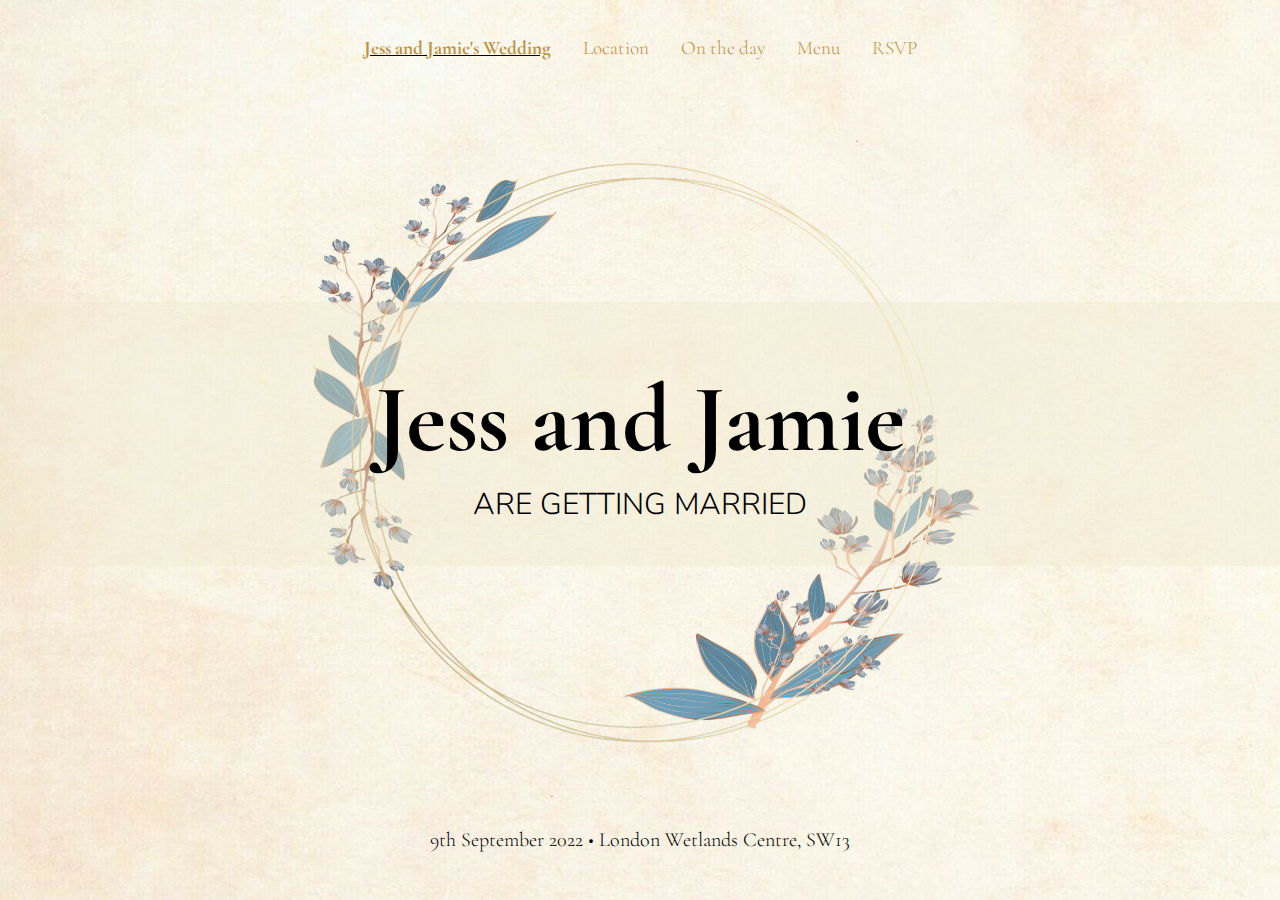
<file: index.html>
<!DOCTYPE html>
<html>
<head>
    <meta charset="utf-8">
    <meta name="viewport" content="width=device-width, initial-scale=1">
    <link rel="stylesheet" href="theme.css">
    <title>Home</title>
    <meta name="robots" content="noindex">
    <link rel="icon" type="image/x-icon" href="favicon.ico">
</head>
<body>
    <div class="main homepage">
        <div class="row">
            <div class="nav">
                <ul>
                    <li class="home-link current-link"><a href=".">Jess and Jamie's Wedding</a></li>
                    <li><a href="location.html">Location</a></li>
                    <li><a href="on-the-day.html">On the day</a></li>
                    <li><a href="menu.html">Menu</a></li>
                    <li><a href="rsvp.html">RSVP</a></li>
                </ul>
            </div>
        </div>
        <div class="row splash-row">
            <div class="container centre-container splash-container">
                <h1 class="splash">Jess and Jamie</h1>
                <h2>are getting married</h2>
            </div>
        </div>
        <div class="row">
            <div class="container centre-container">
                <p class="major">9th September 2022 &bull; London Wetlands Centre, SW13</p>
            </div>
        </div>
    </div>
</body>
</html>
</file>
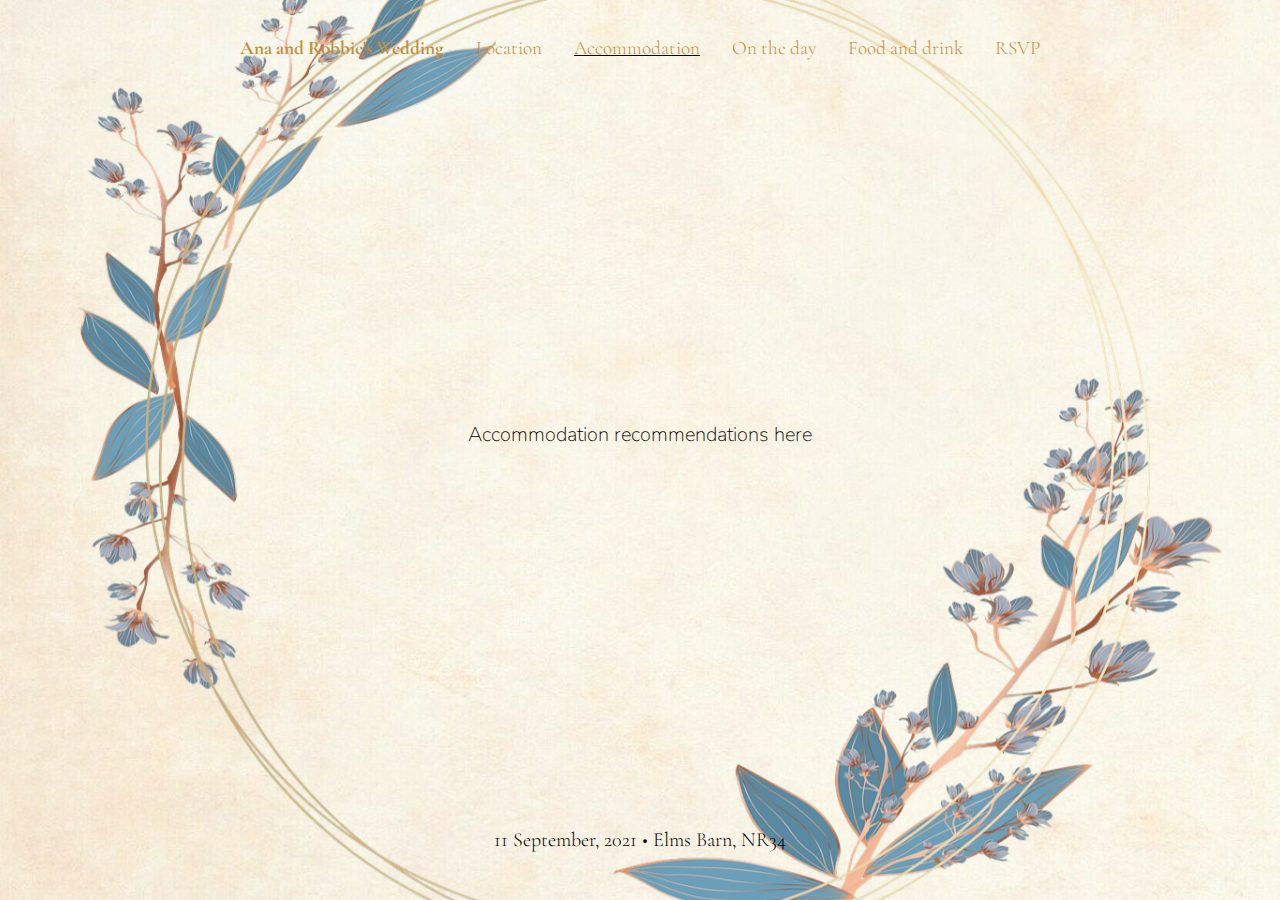
<file: accommodation.html>
<!DOCTYPE html>
<html>
<head>
    <meta charset="utf-8">
    <meta name="viewport" content="width=device-width, initial-scale=1">
    <link rel="stylesheet" href="theme.css">
    <title>Accommodation</title>
    <meta name="robots" content="noindex">
    <link rel="icon" type="image/x-icon" href="favicon.ico">
</head>
<body>
    <div class="main">
        <div class="row">
            <div class="nav">
                <ul>
                    <li class="home-link"><a href=".">Ana and Robbie's Wedding</a></li>
                    <li><a href="location.html">Location</a></li>
                    <li class="current-link"><a href="accommodation.html">Accommodation</a></li>
                    <li><a href="on-the-day.html">On the day</a></li>
                    <li><a href="food-and-drink.html">Food and drink</a></li>
                    <li><a href="rsvp.html">RSVP</a></li>
                </ul>
            </div>
        </div>
        <div class="row">
            <div class="container centre-container">
                <p>Accommodation recommendations here</p>
            </div>
        </div>
        <div class="row">
            <div class="container centre-container">
                <p class="major">11 September, 2021 &bull; Elms Barn, NR34</p>
            </div>
        </div>
    </div>
</body>
</html>
</file>
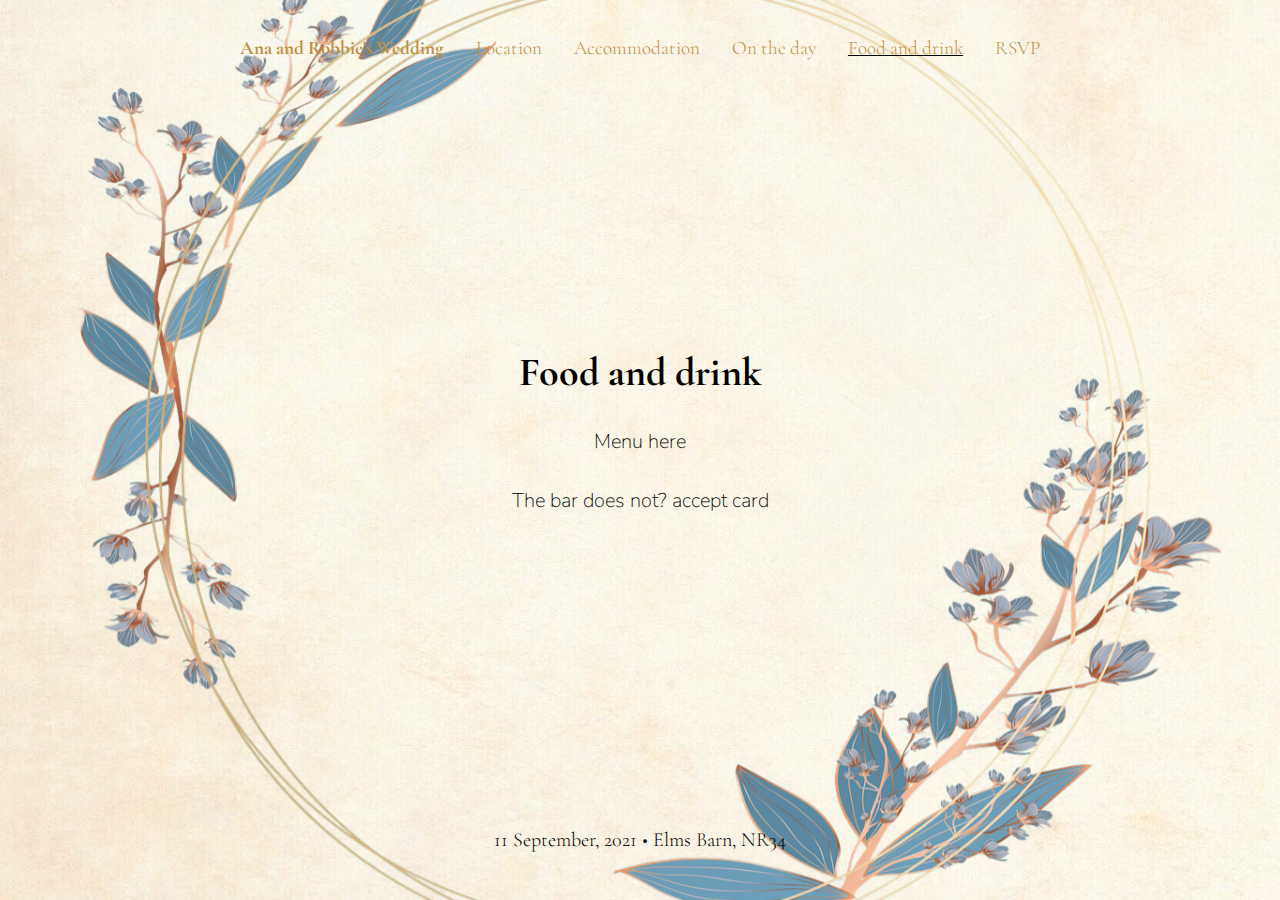
<file: food-and-drink.html>
<!DOCTYPE html>
<html>
<head>
    <meta charset="utf-8">
    <meta name="viewport" content="width=device-width, initial-scale=1">
    <link rel="stylesheet" href="theme.css">
    <title>Food and drink</title>
    <meta name="robots" content="noindex">
    <link rel="icon" type="image/x-icon" href="favicon.ico">
    <style>
        @keyframes blink {
            from { opacity: 1; }
            to   { opacity: 0; }
        }
        #ordoesit {
            animation: 1s infinite alternate blink;
        }
    </style>
</head>
<body>
    <div class="main">
        <div class="row">
            <div class="nav">
                <ul>
                    <li class="home-link"><a href=".">Ana and Robbie's Wedding</a></li>
                    <li><a href="location.html">Location</a></li>
                    <li><a href="accommodation.html">Accommodation</a></li>
                    <li><a href="on-the-day.html">On the day</a></li>
                    <li class="current-link"><a href="food-and-drink.html">Food and drink</a></li>
                    <li><a href="rsvp.html">RSVP</a></li>
                </ul>
            </div>
        </div>
        <div class="row">
            <div class="container centre-container">
                <h1>Food and drink</h1>
                <p>Menu here</p>
                <p>The bar does <span id="ordoesit">not?</span> accept card</p>
            </div>
        </div>
        <div class="row">
            <div class="container centre-container">
                <p class="major">11 September, 2021 &bull; Elms Barn, NR34</p>
            </div>
        </div>
    </div>
</body>
</html>
</file>
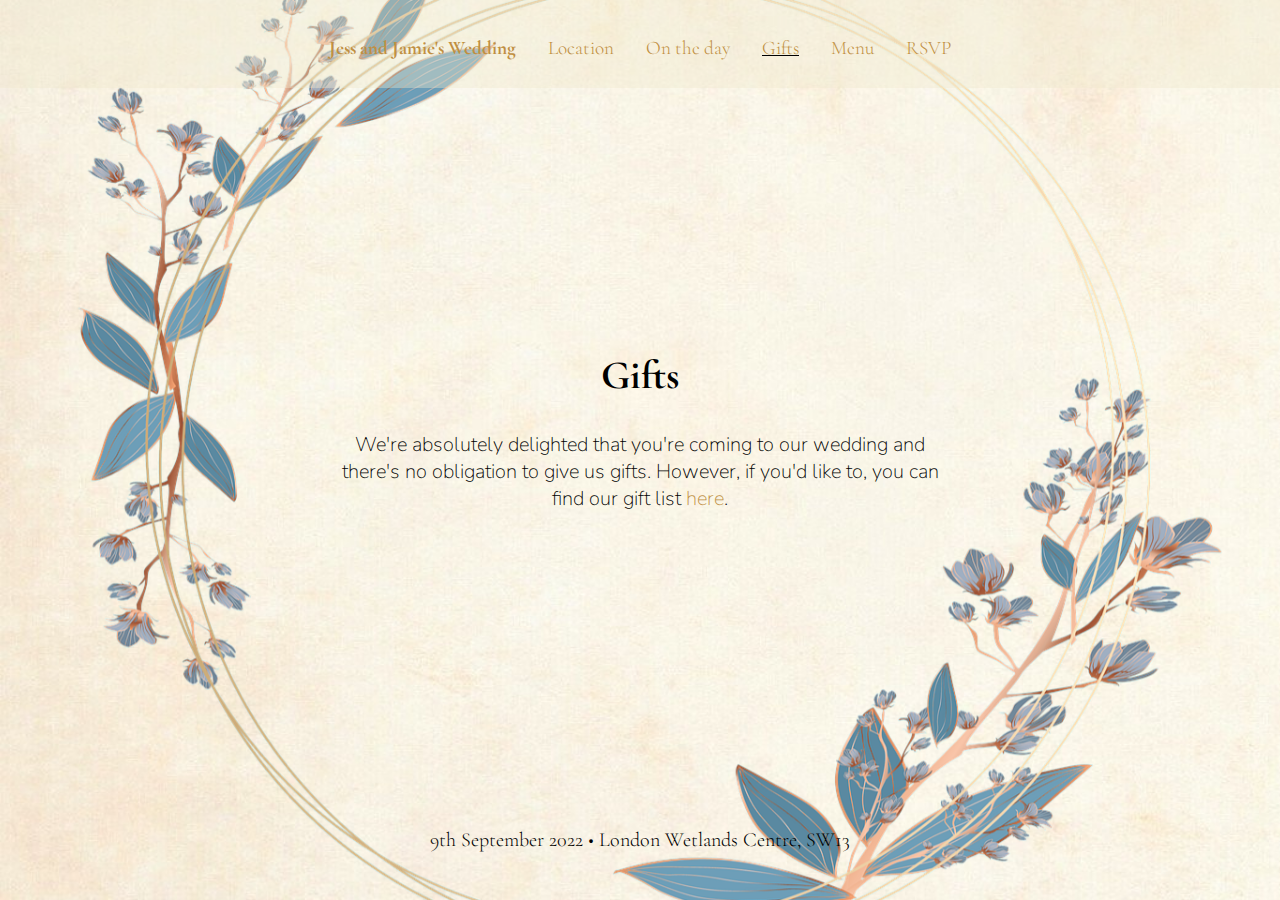
<file: gifts.html>
<!DOCTYPE html>
<html>
<head>
    <meta charset="utf-8">
    <meta name="viewport" content="width=device-width, initial-scale=1">
    <link rel="stylesheet" href="theme.css">
    <title>On the day</title>
    <meta name="robots" content="noindex">
    <link rel="icon" type="image/x-icon" href="favicon.ico">
</head>
<body>
    <div class="main">
        <div class="row">
            <div class="nav splash-row">
                <ul>
                    <li class="home-link"><a href=".">Jess and Jamie's Wedding</a></li>
                    <li><a href="location.html">Location</a></li>
                    <li><a href="on-the-day.html">On the day</a></li>
                    <li class="current-link"><a href="gifts.html">Gifts</a></li>
                    <li><a href="menu.html">Menu</a></li>
                    <li><a href="rsvp.html">RSVP</a></li>
                </ul>
            </div>
        </div>
        <div class="row">
            <div class="container centre-container">
                <h1>Gifts</h1>
                <p>We're absolutely delighted that you're coming to our wedding and there's no obligation to give us gifts. However, if you'd like to, you can find our gift list <a href="https://www.weddingshop.com/Buy/View/104498" target="blank" rel="noopener noreferrer">here</a>.</p>
            </div>
        </div>
        <div class="row">
            <div class="container centre-container">
                <p class="major">9th September 2022 &bull; London Wetlands Centre, SW13</p>
            </div>
        </div>
    </div>
</body>
</html>
</file>
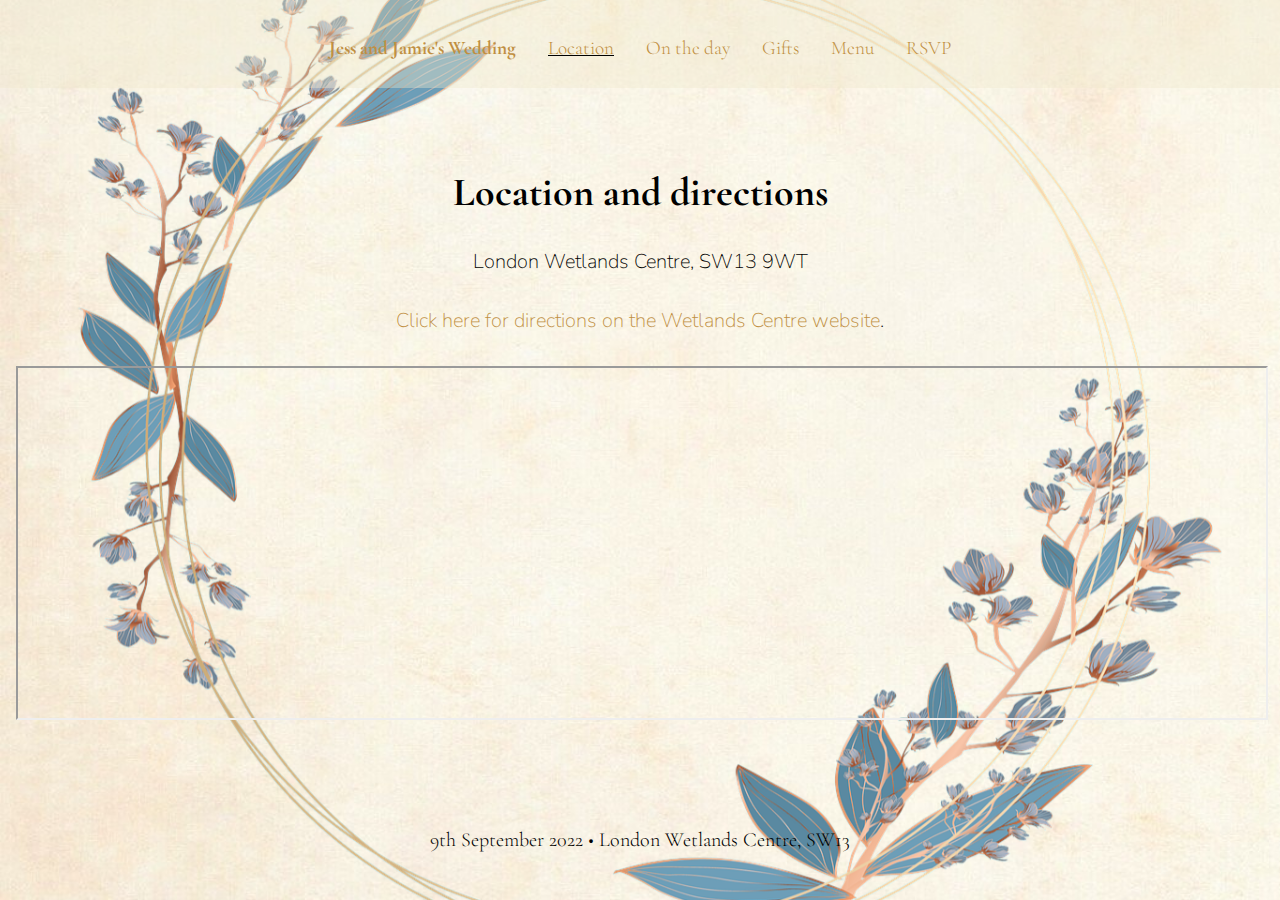
<file: location.html>
<!DOCTYPE html>
<html>
<head>
    <meta charset="utf-8">
    <meta name="viewport" content="width=device-width, initial-scale=1">
    <link rel="stylesheet" href="theme.css">
    <title>Location and directions</title>
    <meta name="robots" content="noindex">
    <link rel="icon" type="image/x-icon" href="favicon.ico">
</head>
<body>
    <div class="main">
        <div class="row">
            <div class="nav splash-row">
                <ul>
                    <li class="home-link"><a href=".">Jess and Jamie's Wedding</a></li>
                    <li class="current-link"><a href="location.html">Location</a></li>
                    <li><a href="on-the-day.html">On the day</a></li>
                    <li><a href="gifts.html">Gifts</a></li>
                    <li><a href="menu.html">Menu</a></li>
                    <li><a href="rsvp.html">RSVP</a></li>
                </ul>
            </div>
        </div>
        <div class="row">
            <div class="container centre-container fullwidth-container">
                <h1>Location and directions</h1>
                <p>London Wetlands Centre, SW13 9WT</p>
                <p><a href="https://www.wwt.org.uk/wetland-centres/london/plan-your-visit/directions/" target="blank" rel="noreferrer">Click here for directions on the Wetlands Centre website</a>.</p>
                <iframe width="100%" height="350" src="https://api.maptiler.com/maps/8c1150ad-7c22-44b1-9317-8c2c02960454/?key=ePQNtdaSrqDr1OtBo28s#13.84/51.47822/-0.23257"></iframe>

            </div>
        </div>
        <div class="row">
            <div class="container centre-container">
                <p class="major">9th September 2022 &bull; London Wetlands Centre, SW13</p>
            </div>
        </div>
    </div>
</body>
</html>
</file>
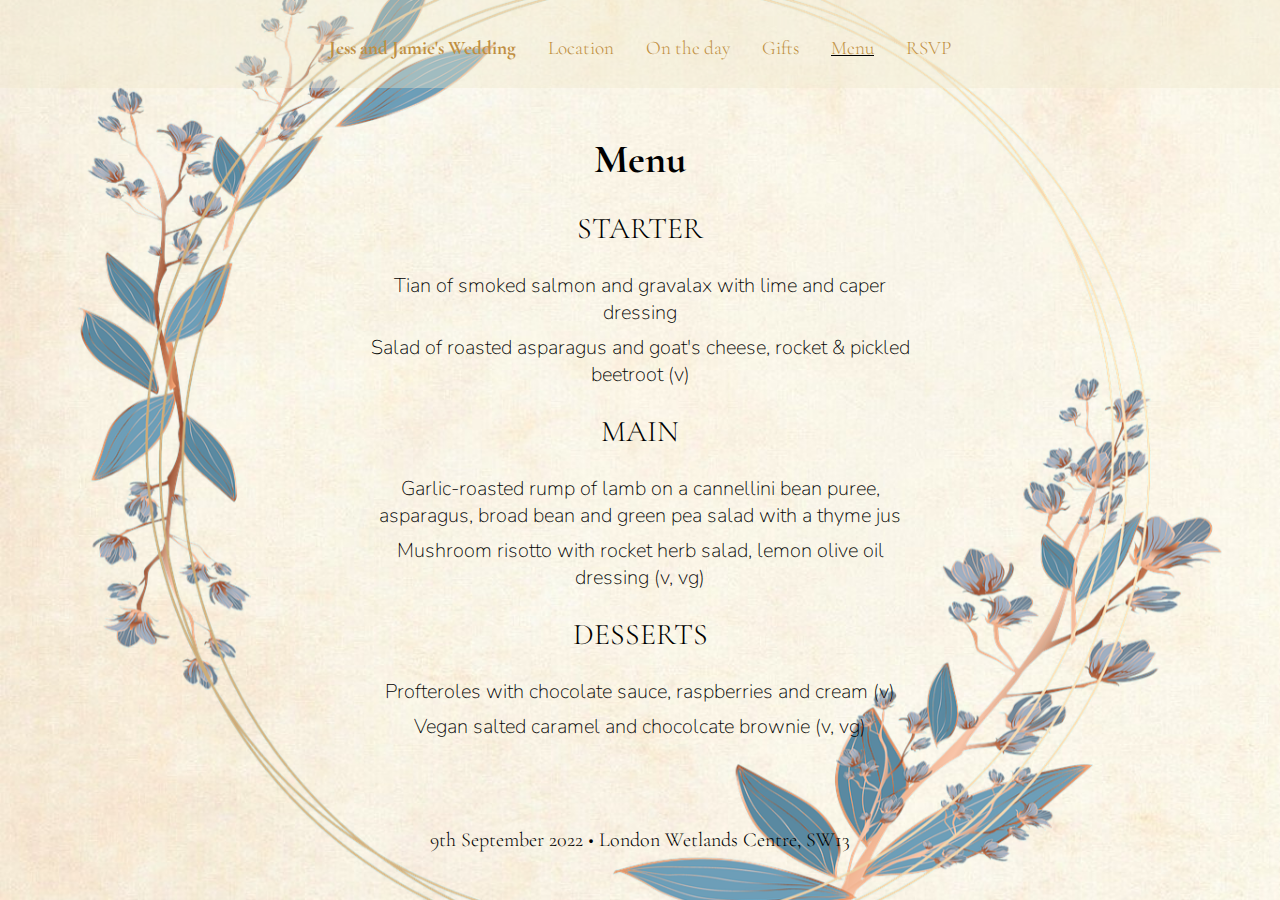
<file: menu.html>
<!DOCTYPE html>
<html>

<head>
    <meta charset="utf-8">
    <meta name="viewport" content="width=device-width, initial-scale=1">
    <link rel="stylesheet" href="theme.css">
    <title>On the day</title>
    <meta name="robots" content="noindex">
    <link rel="icon" type="image/x-icon" href="favicon.ico">
</head>

<body>
    <div class="main">
        <div class="row">
            <div class="nav splash-row">
                <ul>
                    <li class="home-link"><a href=".">Jess and Jamie's Wedding</a></li>
                    <li><a href="location.html">Location</a></li>
                    <li><a href="on-the-day.html">On the day</a></li>
                    <li><a href="gifts.html">Gifts</a></li>
                    <li class="current-link"><a href="menu.html">Menu</a></li>
                    <li><a href="rsvp.html">RSVP</a></li>
                </ul>
            </div>
        </div>
        <div class="row">
            <div class="container centre-container">
                <h1>Menu</h1>
                <h2>Starter</h2>
                <ul class="menu-course">
                    <li>Tian of smoked salmon and gravalax with lime and caper dressing</li>
                    <li>Salad of roasted asparagus and goat's cheese, rocket & pickled beetroot (v)</li>
                </ul>

                <h2>Main</h2>
                <ul class="menu-course">
                    <li>Garlic-roasted rump of lamb on a cannellini bean puree, asparagus, broad bean and green pea salad with a thyme jus</li>
                    <li>Mushroom risotto with rocket herb salad, lemon olive oil dressing (v, vg)</li>
                </ul>

                <h2>Desserts</h2>
                <ul class="menu-course">
                    <li>Profteroles with chocolate sauce, raspberries and cream (v)</li>
                    <li>Vegan salted caramel and chocolcate brownie (v, vg)</li>
                </ul>
            </div>
        </div>
        <div class="row">
            <div class="container centre-container">
                <p class="major">9th September 2022 &bull; London Wetlands Centre, SW13</p>
            </div>
        </div>
    </div>
</body>

</html>
</file>
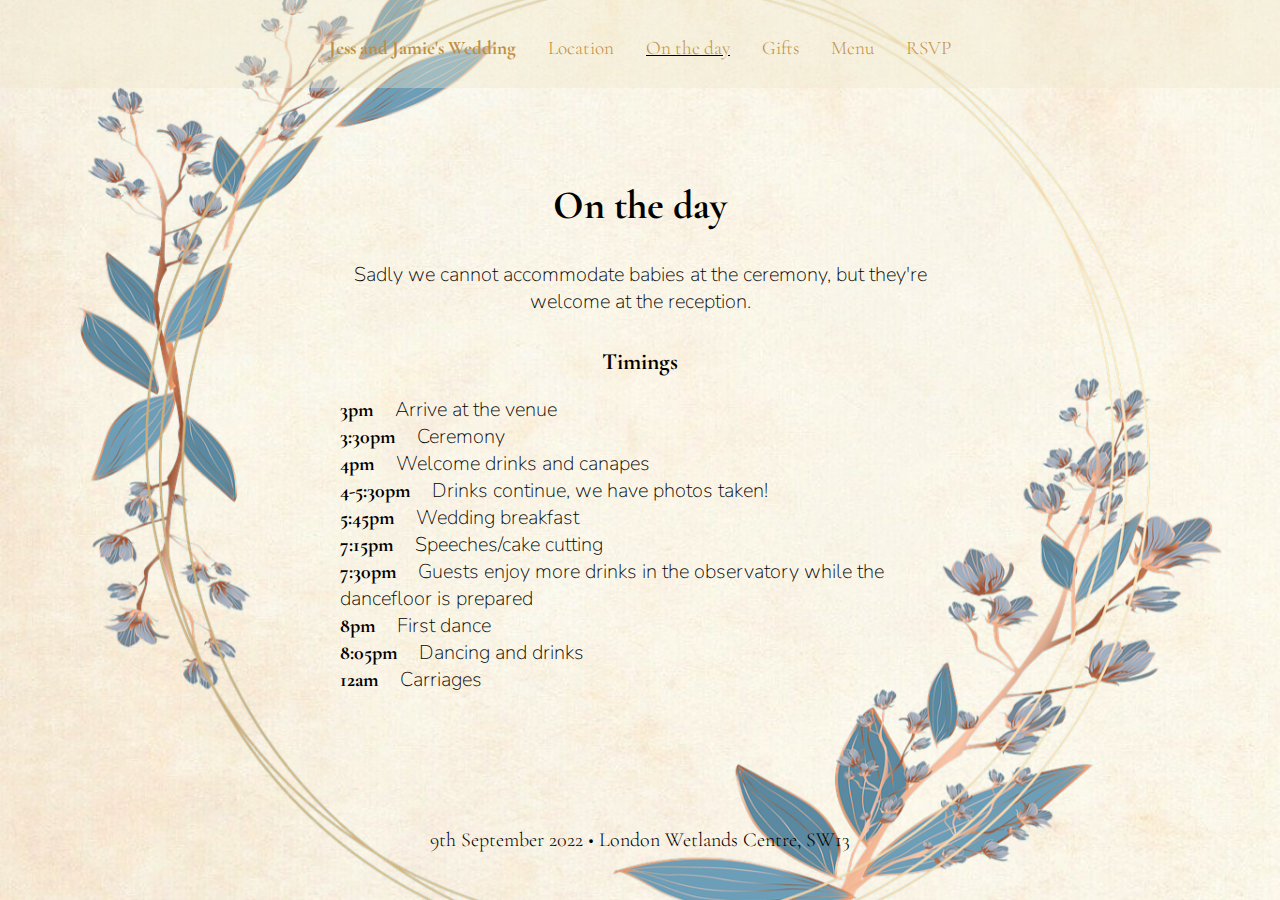
<file: on-the-day.html>
<!DOCTYPE html>
<html>
<head>
    <meta charset="utf-8">
    <meta name="viewport" content="width=device-width, initial-scale=1">
    <link rel="stylesheet" href="theme.css">
    <title>On the day</title>
    <meta name="robots" content="noindex">
    <link rel="icon" type="image/x-icon" href="favicon.ico">
</head>
<body>
    <div class="main">
        <div class="row">
            <div class="nav splash-row">
                <ul>
                    <li class="home-link"><a href=".">Jess and Jamie's Wedding</a></li>
                    <li><a href="location.html">Location</a></li>
                    <li class="current-link"><a href="on-the-day.html">On the day</a></li>
                    <li><a href="gifts.html">Gifts</a></li>
                    <li><a href="menu.html">Menu</a></li>
                    <li><a href="rsvp.html">RSVP</a></li>
                </ul>
            </div>
        </div>
        <div class="row">
            <div class="container centre-container">
                <h1>On the day</h1>
                <p>Sadly we cannot accommodate babies at the ceremony, but they're welcome at the reception.</p>
                <div class="timings">
                    <h3>Timings</h3>
                    <ol class="timings-list">
                        <li><span class="timings-time">3pm</span> Arrive at the venue</li>
                        <li><span class="timings-time">3:30pm</span> Ceremony</li>
                        <li><span class="timings-time">4pm</span> Welcome drinks and canapes</li>
                        <li><span class="timings-time">4-5:30pm</span> Drinks continue, we have photos taken!</li>
                        <li><span class="timings-time">5:45pm</span> Wedding breakfast</li>
                        <li><span class="timings-time">7:15pm</span> Speeches/cake cutting</li>
                        <li><span class="timings-time">7:30pm</span> Guests enjoy more drinks in the observatory while the dancefloor is prepared</li>
                        <li><span class="timings-time">8pm</span> First dance</li>
                        <li><span class="timings-time">8:05pm</span> Dancing and drinks</li>
                        <li><span class="timings-time">12am</span> Carriages</li>
                    </ol>
                </div>
            </div>
        </div>
        <div class="row">
            <div class="container centre-container">
                <p class="major">9th September 2022 &bull; London Wetlands Centre, SW13</p>
            </div>
        </div>
    </div>
</body>
</html>
</file>
<file: theme.css>
@import url('https://fonts.googleapis.com/css2?family=Cormorant+Garamond:wght@400;700&family=Nunito:wght@200&display=swap');

body {
    margin: 0;
    font-family: 'Nunito', serif;
    font-weight: 200;
    font-size: 20px;
}

a {
    text-decoration: none;
    color: #c08f42;
    transition: color 0.2s ease;
}

a:hover, a:active {
    color: #ecc65e;
}

.main {
    background-image: url('images/wreath.png'), url('images/texture.jpg');
    background-size: 1300px, cover;
    background-position: top -720px left 50%, center;
    background-repeat: no-repeat;
    min-height: 100vh;
    display: flex;
    flex-direction: column;
    justify-content: space-between;
}

@media screen and (min-width: 600px) {
    /* Desktop */
    .main {
        background-size: 1800px, cover;
        background-position: center, center;
        background-attachment: fixed;
    }
}

.homepage {
    background-size: 700px, cover;
    background-position: center, center;
}

@media screen and (min-width: 600px) {
    /* Desktop */
    .homepage.main {
        background-size: 1050px, cover;
    }
}

.container {
    padding: 1rem;
}

.centre-container {
    text-align: center;
    max-width: 600px;
    margin: auto;
}

.fullwidth-container {
    max-width: unset;
}

.centre-container p {
    max-width: 900px;
    margin: 2rem auto;
}

.two-side-row {
    display: flex;
    flex-wrap: wrap;
    justify-content: center;
}

.two-side-container {
    width: 30%;
    padding: 0 30px;
    min-width: 300px;
}

.menu p {
    margin: 1rem auto;
}

.splash-row {
    background: rgba(240, 232, 206, 0.4);
    /* background: rgba(225, 232, 202, 0.5); */
    /* background: rgba(247, 232, 151, 0.5); */
}

h1.splash {
    font-family: 'Cormorant Garamond', serif;
    font-weight: 900;
    font-size: 6rem;
    line-height: 0.8;
    margin-bottom: 0.5rem;
}

h1, h2, h3 {
    font-family: 'Cormorant Garamond', serif;
}

h2 {
    font-weight: 300;
    text-transform: uppercase;
}

.homepage h2 {
    font-family: 'Nunito', sans-serif;
}

h3 {
    margin: 0;
}

ul {
    list-style-type: none;
}

.major {
    font-family: 'Cormorant Garamond', serif;
}

.nav {
    padding-top: 2rem;
    padding-bottom: 1.5rem;
    text-align: center;
    font-family: 'Cormorant Garamond', serif;
}

.nav ul {
    margin: 0;
    padding: 0;
    display: flex;
    flex-wrap: wrap;
    justify-content: center;
}

.nav li {
    font-size: 1.2rem;
    padding: 0.25rem 1rem;
}

.nav li.home-link {
    font-weight: bold;
}

.nav li.current-link {
    text-decoration: underline;
}

.emphasis {
    font-style: italic;
}

#rsvp-form {
    max-width: 700px;
    margin: auto;
}

.timings table {
    margin: 1rem auto;
    text-align: left;
}

.sr-only {
    position: absolute;
    left: -10000px;
    top: auto;
    width: 1px;
    height: 1px;
    overflow: hidden;
}

table .time {
    padding-right: 1rem;
    text-align: right;
}

/* Spinner courtesy of https://loading.io/ */
.loading-spinner::after {
    position: absolute;
    z-index: 1;
    left: calc(50% - 32px);
    top: calc(50% - 32px);
    content: " ";
    display: block;
    width: 64px;
    height: 64px;
    margin: 8px;
    border-radius: 50%;
    border: 6px solid #fff;
    border-color: #fff transparent #fff transparent;
    animation: lds-dual-ring 1.2s linear infinite;
}

.loading-spinner.hidden {
    display: none;
}

@keyframes lds-dual-ring {
    0% {
        transform: rotate(0deg);
    }
    100% {
        transform: rotate(360deg);
    }
}

.timings-list {
    list-style-type: none;
    padding: 0;
    font-style: normal;
    text-align: left;
}

.timings-time {
    font-family: 'Cormorant Garamond', serif;
    font-weight: bold;
    padding-right: 1rem;
}

.menu-course {
    padding: 0 1.5rem;
}

.menu-course li {
    margin-bottom: 0.5rem;
}
</file>
